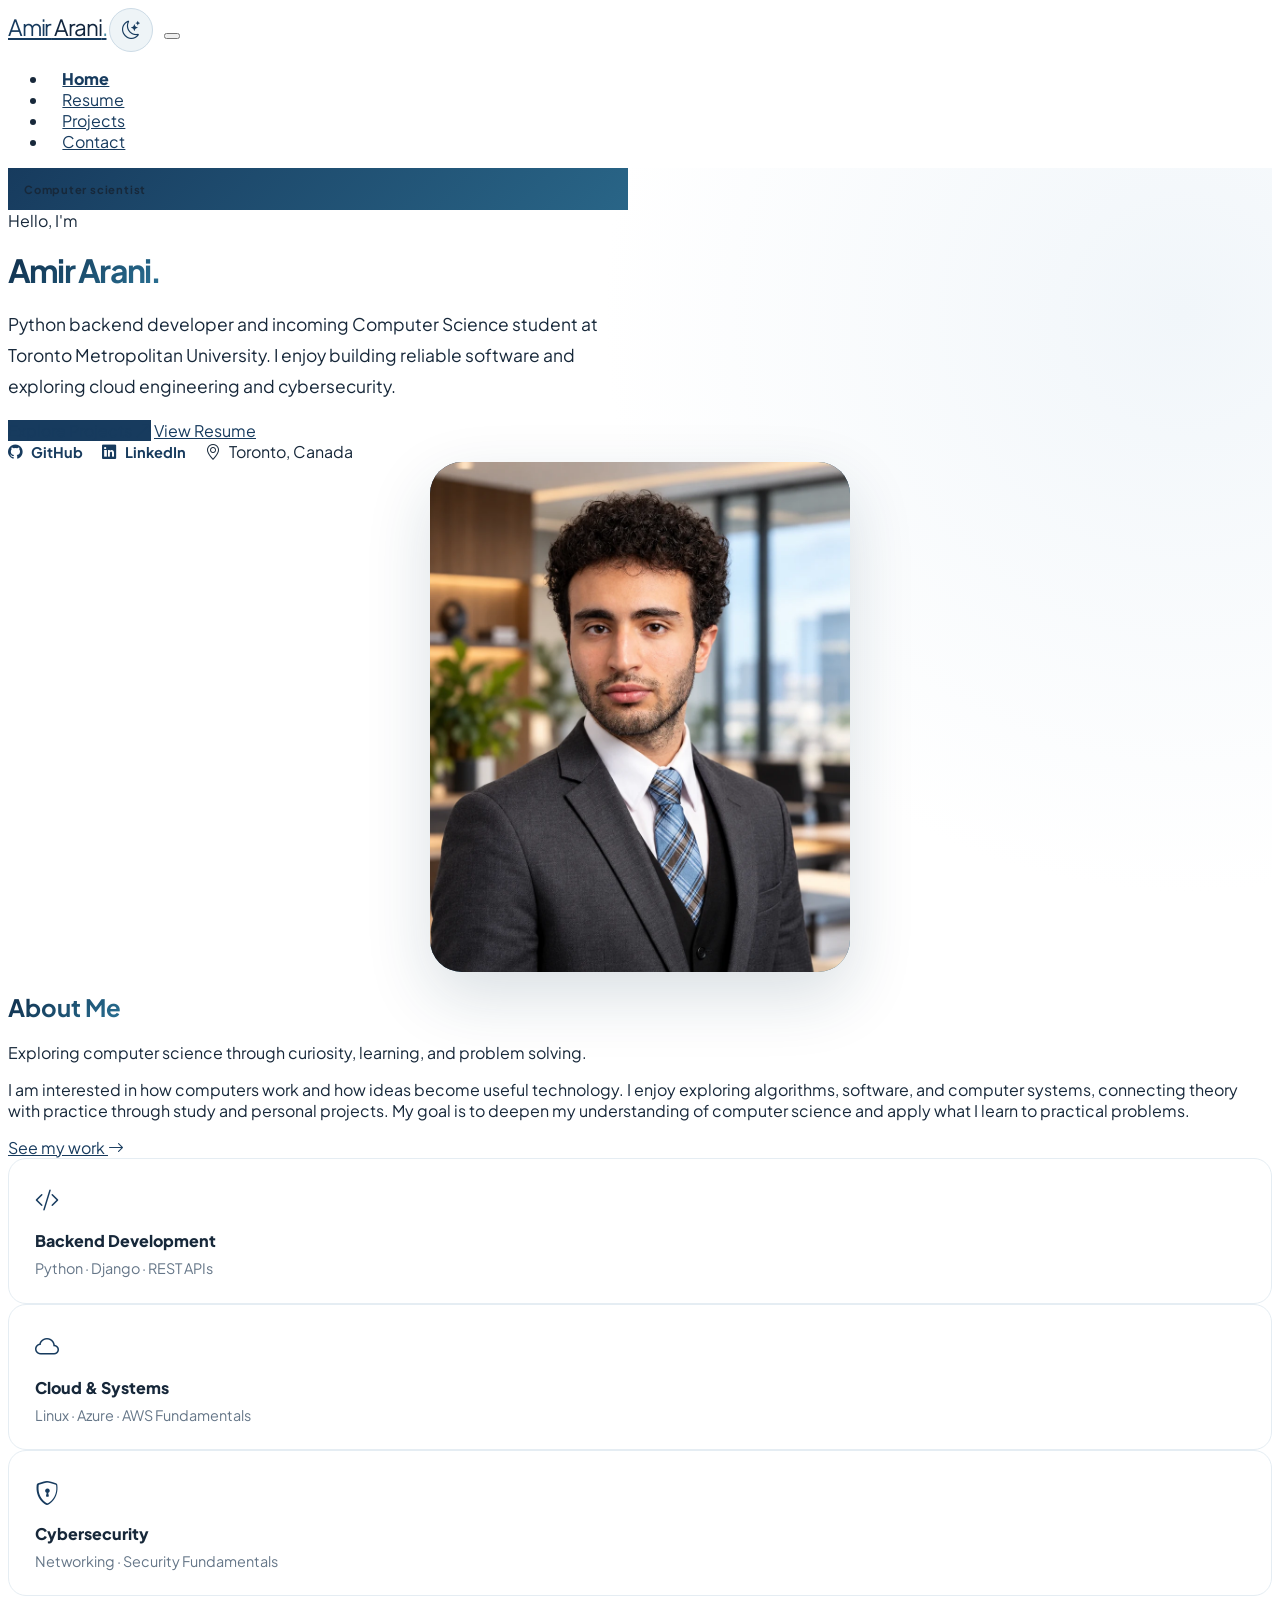
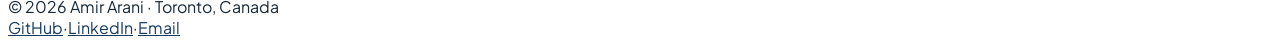
<file: index.html>
<!doctype html>
<html lang="en">
<head>
  <meta charset="utf-8">
  <meta name="viewport" content="width=device-width,initial-scale=1">
  <meta name="theme-color" content="#102a43">
  <script src="js/site.js?v=2"></script>
  <meta name="description" content="Amir Arani is a Toronto-based Python backend developer and incoming Computer Science student interested in cloud engineering and cybersecurity.">
  <meta name="author" content="Amir Arani">
  <meta property="og:type" content="website"><meta property="og:site_name" content="Amir Arani">
  <meta property="og:title" content="Amir Arani | Python Developer &amp; Computer Science"><meta property="og:description" content="Amir Arani is a Toronto-based Python backend developer and incoming Computer Science student interested in cloud engineering and cybersecurity.">
  <meta property="og:image" content="https://amirdev1883.github.io/assets/og-card.png"><meta property="og:url" content="https://amirdev1883.github.io/index.html">
  <meta name="twitter:card" content="summary_large_image">
  <link rel="canonical" href="https://amirdev1883.github.io/">
  <title>Amir Arani | Python Developer &amp; Computer Science</title>
  <link rel="icon" type="image/x-icon" href="assets/favicon.ico">
  <link rel="icon" type="image/png" sizes="32x32" href="assets/favicon.png">
  <link rel="apple-touch-icon" href="assets/apple-touch-icon.png">
  <link rel="preconnect" href="https://fonts.googleapis.com"><link rel="preconnect" href="https://fonts.gstatic.com" crossorigin>
  <link href="https://fonts.googleapis.com/css2?family=Plus+Jakarta+Sans:wght@400;500;600;700;800&display=swap" rel="stylesheet">
  <link href="https://cdn.jsdelivr.net/npm/bootstrap-icons@1.11.3/font/bootstrap-icons.min.css" rel="stylesheet">
  <!-- Start Bootstrap Personal's actual stylesheet, unmodified. -->
  <link rel="stylesheet" href="https://startbootstrap.github.io/startbootstrap-personal/css/styles.css">
  <!-- Minimal local overrides and offline-safe essentials. -->
  <link rel="stylesheet" href="css/brand.css?v=2">
  <script type="application/ld+json">{"@context": "https://schema.org", "@type": "Person", "name": "Amir Arani", "url": "https://amirdev1883.github.io/", "image": "https://amirdev1883.github.io/assets/amir-hero.jpg", "sameAs": ["https://github.com/amirdev1883", "https://www.linkedin.com/in/amiraranii/"], "knowsAbout": ["Python", "Django", "REST APIs", "Linux", "Cloud Computing", "Cybersecurity"], "alumniOf": {"@type": "CollegeOrUniversity", "name": "University of Kashan"}}</script>
</head>
<body class="d-flex flex-column h-100">
 <a class="skip-link" href="#main">Skip to content</a>
 <main id="main" class="flex-shrink-0">
  <!-- Adapted from Start Bootstrap - Personal (MIT) -->
  <nav class="navbar navbar-expand-lg navbar-light bg-white py-3" aria-label="Main navigation">
   <div class="container px-4 px-lg-5">
    <a class="navbar-brand" href="index.html"><span class="fw-bolder text-primary">Amir<span class="brand-last"> Arani</span><span class="brand-point">.</span></span></a>
    <button class="theme-toggle" type="button" data-theme-toggle aria-label="Dark mode" aria-pressed="false" title="Switch to dark mode" hidden>
     <i class="bi bi-moon-stars" aria-hidden="true"></i>
     <i class="bi bi-sun" aria-hidden="true"></i>
    </button>
    <button class="navbar-toggler" type="button" data-bs-toggle="collapse" data-bs-target="#navbarSupportedContent" aria-controls="navbarSupportedContent" aria-expanded="false" aria-label="Toggle navigation"><span class="navbar-toggler-icon"></span></button>
    <div class="collapse navbar-collapse flex-lg-grow-0" id="navbarSupportedContent"><ul class="navbar-nav ms-auto mb-2 mb-lg-0 small fw-bolder"><li class="nav-item"><a class="nav-link active" aria-current="page" href="index.html">Home</a></li><li class="nav-item"><a class="nav-link "  href="resume.html">Resume</a></li><li class="nav-item"><a class="nav-link "  href="projects.html">Projects</a></li><li class="nav-item"><a class="nav-link "  href="contact.html">Contact</a></li></ul></div>
   </div>
  </nav>
  
<header class="py-5 hero-wrap">
 <div class="container px-4 px-lg-5 pb-4"><div class="row gx-5 align-items-center">
  <div class="col-lg-6 col-xxl-6 order-2 order-lg-1">
   <div class="text-center text-lg-start hero-copy">
    <div class="badge bg-gradient-primary-to-secondary text-white mb-4"><div class="text-uppercase">Computer scientist</div></div>
    <div class="fs-4 fw-light text-muted mb-2">Hello, I'm</div>
    <h1 class="display-3 fw-bolder mb-3"><span class="text-gradient d-inline">Amir Arani.</span></h1>
    <p class="lead text-muted mb-4 hero-lead">Python backend developer and incoming Computer Science student at Toronto Metropolitan University. I enjoy building reliable software and exploring cloud engineering and cybersecurity.</p>
    <div class="d-flex flex-wrap gap-3 justify-content-center justify-content-lg-start mb-3">
     <a class="btn btn-primary btn-lg px-4 py-3 fw-bolder" href="projects.html">Explore Projects <i class="bi bi-arrow-up-right ms-1" aria-hidden="true"></i></a>
     <a class="btn btn-outline-dark btn-lg px-4 py-3 fw-bolder" href="resume.html">View Resume</a>
    </div>
    <div class="hero-socials mt-4"><a href="https://github.com/amirdev1883" target="_blank" rel="noopener noreferrer"><i class="bi bi-github" aria-hidden="true"></i> GitHub</a><a href="https://www.linkedin.com/in/amiraranii/" target="_blank" rel="noopener noreferrer"><i class="bi bi-linkedin" aria-hidden="true"></i> LinkedIn</a><span class="text-muted small"><i class="bi bi-geo-alt" aria-hidden="true"></i> Toronto, Canada</span></div>
   </div>
  </div>
  <div class="col-lg-6 col-xxl-6 order-1 order-lg-2 mb-5 mb-lg-0">
   <div class="d-flex justify-content-center justify-content-lg-end"><div class="profile bg-gradient-primary-to-secondary">
    <picture><source srcset="assets/amir-hero.webp" type="image/webp"><img class="profile-img" src="assets/amir-hero.jpg" alt="Professional portrait of Amir Arani" width="540" height="680" fetchpriority="high"></picture>
   </div></div>
  </div>
 </div></div>
</header>
<section class="bg-light py-5" aria-labelledby="about-heading"><div class="container px-4 px-lg-5"><div class="row gx-5 justify-content-center"><div class="col-lg-10 col-xl-8">
 <div class="text-center my-4"><h2 class="display-5 fw-bolder" id="about-heading"><span class="text-gradient d-inline">About Me</span></h2>
 <p class="lead fw-light mb-3">Exploring computer science through curiosity, learning, and problem solving.</p>
 <p class="text-muted mb-4">I am interested in how computers work and how ideas become useful technology. I enjoy exploring algorithms, software, and computer systems, connecting theory with practice through study and personal projects. My goal is to deepen my understanding of computer science and apply what I learn to practical problems.</p>
 <a href="projects.html" class="text-decoration-none fw-bolder">See my work <i class="bi bi-arrow-right" aria-hidden="true"></i></a>
 </div></div></div></div></section>
<section class="py-5"><div class="container px-4 px-lg-5"><div class="row g-4 align-items-stretch"><div class="col-md-4"><div class="quick-stat h-100"><i class="bi bi-code-slash" aria-hidden="true"></i><h3>Backend Development</h3><p>Python · Django · REST APIs</p></div></div><div class="col-md-4"><div class="quick-stat h-100"><i class="bi bi-cloud" aria-hidden="true"></i><h3>Cloud &amp; Systems</h3><p>Linux · Azure · AWS Fundamentals</p></div></div><div class="col-md-4"><div class="quick-stat h-100"><i class="bi bi-shield-lock" aria-hidden="true"></i><h3>Cybersecurity</h3><p>Networking · Security Fundamentals</p></div></div></div></div></section>

 </main>
 <footer class="bg-white py-4 mt-auto border-top"><div class="container px-4 px-lg-5"><div class="row align-items-center justify-content-between flex-column flex-sm-row gap-2">
 <div class="col-auto"><div class="small text-muted">© 2026 Amir Arani · Toronto, Canada</div></div>
 <div class="col-auto"><a class="small text-decoration-none" href="https://github.com/amirdev1883" target="_blank" rel="noopener noreferrer">GitHub</a><span class="mx-2 text-muted">·</span><a class="small text-decoration-none" href="https://www.linkedin.com/in/amiraranii/" target="_blank" rel="noopener noreferrer">LinkedIn</a><span class="mx-2 text-muted">·</span><a class="small text-decoration-none" href="contact.html">Email</a></div>
 </div></div></footer>
 <script src="https://cdn.jsdelivr.net/npm/bootstrap@5.2.3/dist/js/bootstrap.bundle.min.js" defer></script>
</body></html>
</file>
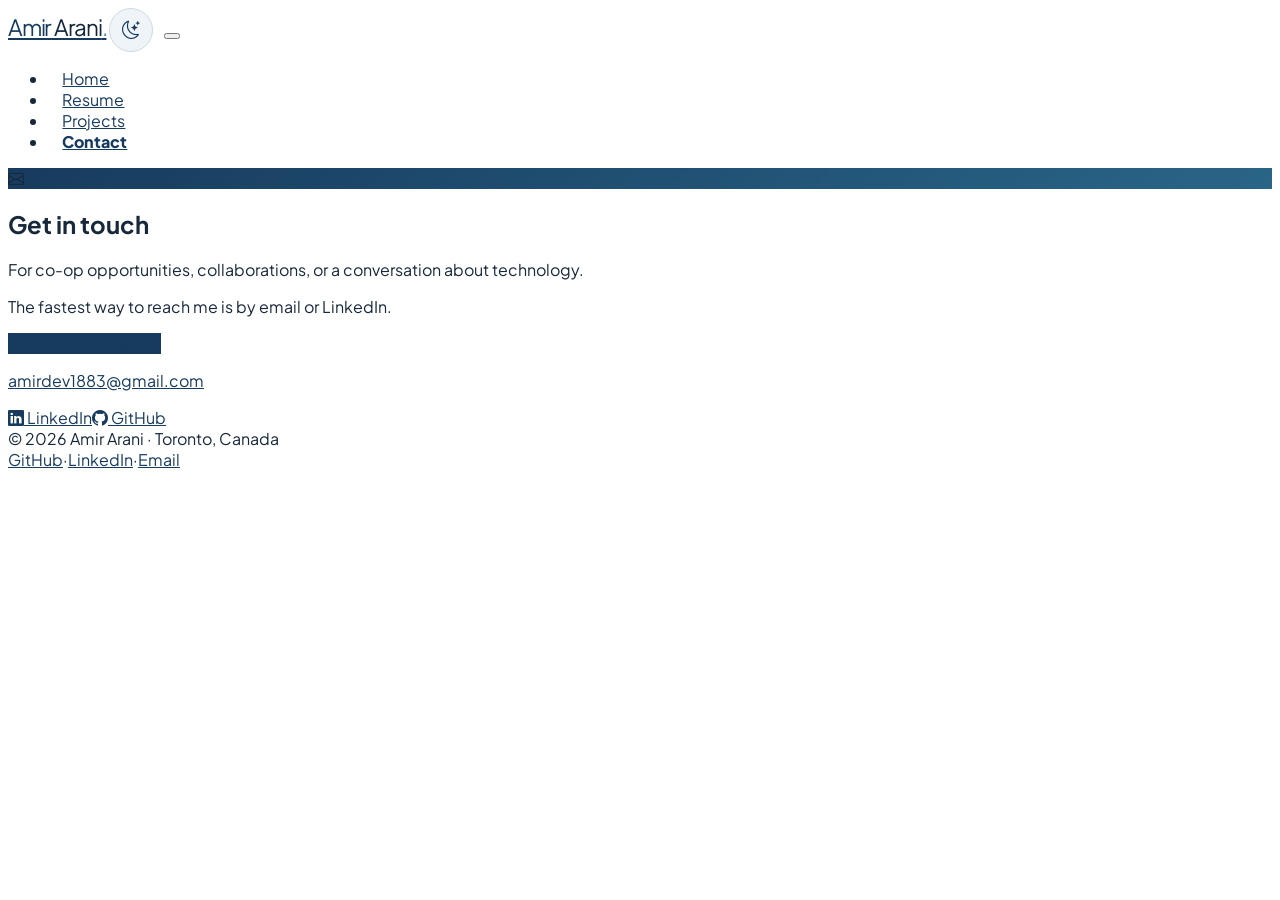
<file: contact.html>
<!doctype html>
<html lang="en">
<head>
  <meta charset="utf-8">
  <meta name="viewport" content="width=device-width,initial-scale=1">
  <meta name="theme-color" content="#102a43">
  <script src="js/site.js?v=2"></script>
  <meta name="description" content="Contact Amir Arani by email, LinkedIn or GitHub for collaboration and opportunities.">
  <meta name="author" content="Amir Arani">
  <meta property="og:type" content="website"><meta property="og:site_name" content="Amir Arani">
  <meta property="og:title" content="Contact | Amir Arani"><meta property="og:description" content="Contact Amir Arani by email, LinkedIn or GitHub for collaboration and opportunities.">
  <meta property="og:image" content="https://amirdev1883.github.io/assets/og-card.png"><meta property="og:url" content="https://amirdev1883.github.io/contact.html">
  <meta name="twitter:card" content="summary_large_image">
  <link rel="canonical" href="https://amirdev1883.github.io/contact.html">
  <title>Contact | Amir Arani</title>
  <link rel="icon" type="image/x-icon" href="assets/favicon.ico">
  <link rel="icon" type="image/png" sizes="32x32" href="assets/favicon.png">
  <link rel="apple-touch-icon" href="assets/apple-touch-icon.png">
  <link rel="preconnect" href="https://fonts.googleapis.com"><link rel="preconnect" href="https://fonts.gstatic.com" crossorigin>
  <link href="https://fonts.googleapis.com/css2?family=Plus+Jakarta+Sans:wght@400;500;600;700;800&display=swap" rel="stylesheet">
  <link href="https://cdn.jsdelivr.net/npm/bootstrap-icons@1.11.3/font/bootstrap-icons.min.css" rel="stylesheet">
  <!-- Start Bootstrap Personal's actual stylesheet, unmodified. -->
  <link rel="stylesheet" href="https://startbootstrap.github.io/startbootstrap-personal/css/styles.css">
  <!-- Minimal local overrides and offline-safe essentials. -->
  <link rel="stylesheet" href="css/brand.css?v=2">
  <script type="application/ld+json">{"@context": "https://schema.org", "@type": "Person", "name": "Amir Arani", "url": "https://amirdev1883.github.io/", "image": "https://amirdev1883.github.io/assets/amir-hero.jpg", "sameAs": ["https://github.com/amirdev1883", "https://www.linkedin.com/in/amiraranii/"], "knowsAbout": ["Python", "Django", "REST APIs", "Linux", "Cloud Computing", "Cybersecurity"], "alumniOf": {"@type": "CollegeOrUniversity", "name": "University of Kashan"}}</script>
</head>
<body class="d-flex flex-column h-100">
 <a class="skip-link" href="#main">Skip to content</a>
 <main id="main" class="flex-shrink-0">
  <!-- Adapted from Start Bootstrap - Personal (MIT) -->
  <nav class="navbar navbar-expand-lg navbar-light bg-white py-3" aria-label="Main navigation">
   <div class="container px-4 px-lg-5">
    <a class="navbar-brand" href="index.html"><span class="fw-bolder text-primary">Amir<span class="brand-last"> Arani</span><span class="brand-point">.</span></span></a>
    <button class="theme-toggle" type="button" data-theme-toggle aria-label="Dark mode" aria-pressed="false" title="Switch to dark mode" hidden>
     <i class="bi bi-moon-stars" aria-hidden="true"></i>
     <i class="bi bi-sun" aria-hidden="true"></i>
    </button>
    <button class="navbar-toggler" type="button" data-bs-toggle="collapse" data-bs-target="#navbarSupportedContent" aria-controls="navbarSupportedContent" aria-expanded="false" aria-label="Toggle navigation"><span class="navbar-toggler-icon"></span></button>
    <div class="collapse navbar-collapse flex-lg-grow-0" id="navbarSupportedContent"><ul class="navbar-nav ms-auto mb-2 mb-lg-0 small fw-bolder"><li class="nav-item"><a class="nav-link "  href="index.html">Home</a></li><li class="nav-item"><a class="nav-link "  href="resume.html">Resume</a></li><li class="nav-item"><a class="nav-link "  href="projects.html">Projects</a></li><li class="nav-item"><a class="nav-link active" aria-current="page" href="contact.html">Contact</a></li></ul></div>
   </div>
  </nav>
  <section class="py-5"><div class="container px-4 px-lg-5"><div class="bg-light rounded-4 py-5 px-4 px-md-5"><div class="text-center mb-5"><div class="feature bg-primary bg-gradient-primary-to-secondary text-white rounded-3 mb-3"><i class="bi bi-envelope" aria-hidden="true"></i></div><h1 class="fw-bolder">Get in touch</h1><p class="lead fw-normal text-muted mb-0">For co-op opportunities, collaborations, or a conversation about technology.</p></div>
 <div class="row gx-5 justify-content-center"><div class="col-lg-8 col-xl-7"><div class="card border-0 shadow-sm rounded-4"><div class="card-body p-4 p-md-5 text-center">
 <p class="text-muted">The fastest way to reach me is by email or LinkedIn.</p><a href="mailto:amirdev1883@gmail.com?subject=Hello%20Amir" class="btn btn-primary btn-lg px-4 py-3 mb-3"><i class="bi bi-envelope me-2" aria-hidden="true"></i> Send me an email</a>
 <p class="fw-semibold mb-4"><a href="mailto:amirdev1883@gmail.com" class="contact-address">amirdev1883@gmail.com</a></p>
 <div class="d-flex gap-3 flex-wrap justify-content-center"><a href="https://www.linkedin.com/in/amiraranii/" rel="noopener noreferrer" target="_blank" class="btn btn-outline-dark"><i class="bi bi-linkedin me-2" aria-hidden="true"></i> LinkedIn</a><a href="https://github.com/amirdev1883" rel="noopener noreferrer" target="_blank" class="btn btn-outline-dark"><i class="bi bi-github me-2" aria-hidden="true"></i> GitHub</a></div>
 </div></div></div></div></div></div></section>
 </main>
 <footer class="bg-white py-4 mt-auto border-top"><div class="container px-4 px-lg-5"><div class="row align-items-center justify-content-between flex-column flex-sm-row gap-2">
 <div class="col-auto"><div class="small text-muted">© 2026 Amir Arani · Toronto, Canada</div></div>
 <div class="col-auto"><a class="small text-decoration-none" href="https://github.com/amirdev1883" target="_blank" rel="noopener noreferrer">GitHub</a><span class="mx-2 text-muted">·</span><a class="small text-decoration-none" href="https://www.linkedin.com/in/amiraranii/" target="_blank" rel="noopener noreferrer">LinkedIn</a><span class="mx-2 text-muted">·</span><a class="small text-decoration-none" href="contact.html">Email</a></div>
 </div></div></footer>
 <script src="https://cdn.jsdelivr.net/npm/bootstrap@5.2.3/dist/js/bootstrap.bundle.min.js" defer></script>
</body></html>
</file>
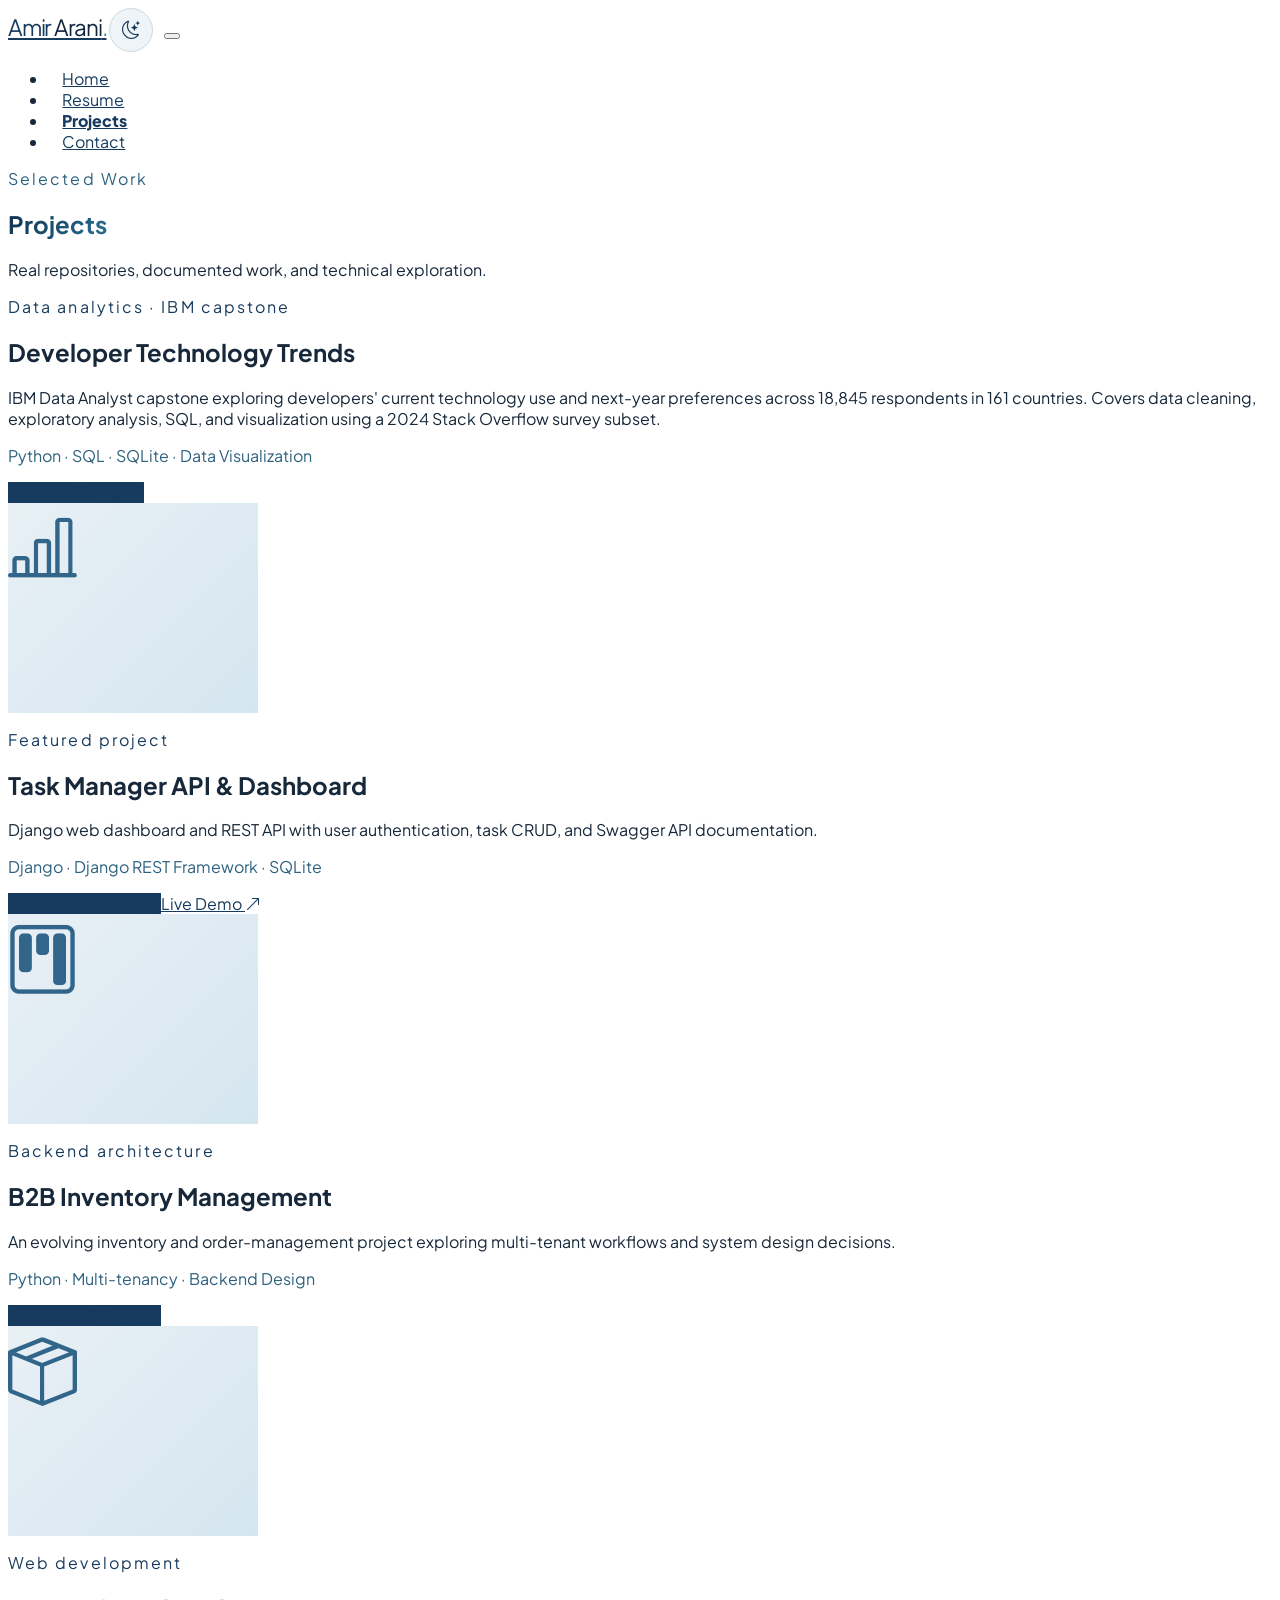
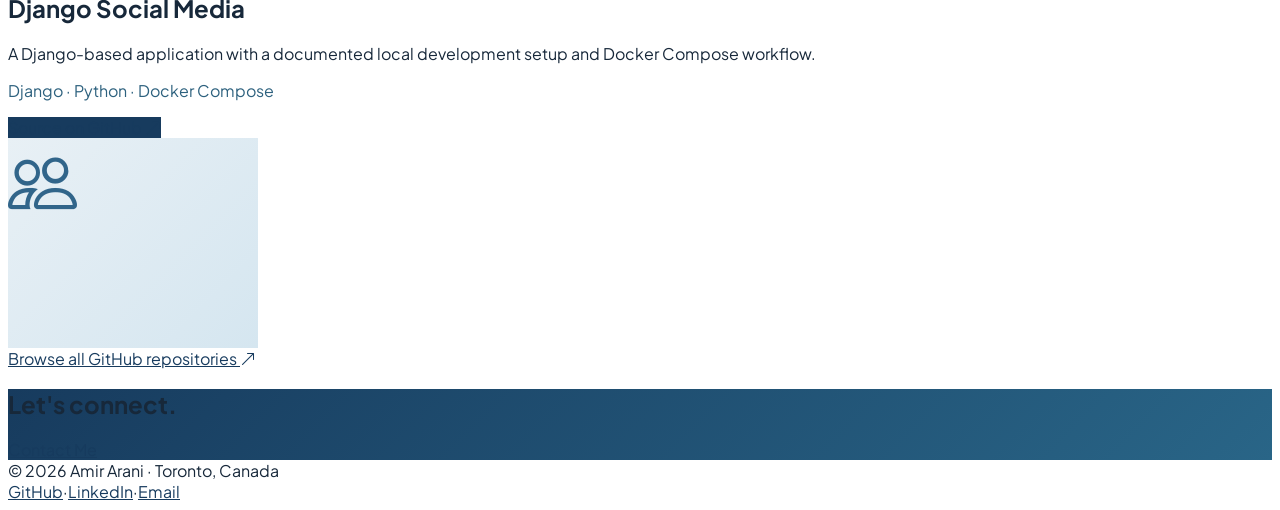
<file: projects.html>
<!doctype html>
<html lang="en">
<head>
  <meta charset="utf-8">
  <meta name="viewport" content="width=device-width,initial-scale=1">
  <meta name="theme-color" content="#102a43">
  <script src="js/site.js?v=2"></script>
  <meta name="description" content="Explore Amir Arani&#x27;s data analytics and software projects, including the IBM Data Analyst Capstone, Django APIs and B2B inventory management.">
  <meta name="author" content="Amir Arani">
  <meta property="og:type" content="website"><meta property="og:site_name" content="Amir Arani">
  <meta property="og:title" content="Projects | Amir Arani"><meta property="og:description" content="Explore Amir Arani&#x27;s data analytics and software projects, including the IBM Data Analyst Capstone, Django APIs and B2B inventory management.">
  <meta property="og:image" content="https://amirdev1883.github.io/assets/og-card.png"><meta property="og:url" content="https://amirdev1883.github.io/projects.html">
  <meta name="twitter:card" content="summary_large_image">
  <link rel="canonical" href="https://amirdev1883.github.io/projects.html">
  <title>Projects | Amir Arani</title>
  <link rel="icon" type="image/x-icon" href="assets/favicon.ico">
  <link rel="icon" type="image/png" sizes="32x32" href="assets/favicon.png">
  <link rel="apple-touch-icon" href="assets/apple-touch-icon.png">
  <link rel="preconnect" href="https://fonts.googleapis.com"><link rel="preconnect" href="https://fonts.gstatic.com" crossorigin>
  <link href="https://fonts.googleapis.com/css2?family=Plus+Jakarta+Sans:wght@400;500;600;700;800&display=swap" rel="stylesheet">
  <link href="https://cdn.jsdelivr.net/npm/bootstrap-icons@1.11.3/font/bootstrap-icons.min.css" rel="stylesheet">
  <!-- Start Bootstrap Personal's actual stylesheet, unmodified. -->
  <link rel="stylesheet" href="https://startbootstrap.github.io/startbootstrap-personal/css/styles.css">
  <!-- Minimal local overrides and offline-safe essentials. -->
  <link rel="stylesheet" href="css/brand.css?v=2">
  <script type="application/ld+json">{"@context": "https://schema.org", "@type": "Person", "name": "Amir Arani", "url": "https://amirdev1883.github.io/", "image": "https://amirdev1883.github.io/assets/amir-hero.jpg", "sameAs": ["https://github.com/amirdev1883", "https://www.linkedin.com/in/amiraranii/"], "knowsAbout": ["Python", "Django", "REST APIs", "Linux", "Cloud Computing", "Cybersecurity"], "alumniOf": {"@type": "CollegeOrUniversity", "name": "University of Kashan"}}</script>
</head>
<body class="d-flex flex-column h-100 bg-light">
 <a class="skip-link" href="#main">Skip to content</a>
 <main id="main" class="flex-shrink-0">
  <!-- Adapted from Start Bootstrap - Personal (MIT) -->
  <nav class="navbar navbar-expand-lg navbar-light bg-white py-3" aria-label="Main navigation">
   <div class="container px-4 px-lg-5">
    <a class="navbar-brand" href="index.html"><span class="fw-bolder text-primary">Amir<span class="brand-last"> Arani</span><span class="brand-point">.</span></span></a>
    <button class="theme-toggle" type="button" data-theme-toggle aria-label="Dark mode" aria-pressed="false" title="Switch to dark mode" hidden>
     <i class="bi bi-moon-stars" aria-hidden="true"></i>
     <i class="bi bi-sun" aria-hidden="true"></i>
    </button>
    <button class="navbar-toggler" type="button" data-bs-toggle="collapse" data-bs-target="#navbarSupportedContent" aria-controls="navbarSupportedContent" aria-expanded="false" aria-label="Toggle navigation"><span class="navbar-toggler-icon"></span></button>
    <div class="collapse navbar-collapse flex-lg-grow-0" id="navbarSupportedContent"><ul class="navbar-nav ms-auto mb-2 mb-lg-0 small fw-bolder"><li class="nav-item"><a class="nav-link "  href="index.html">Home</a></li><li class="nav-item"><a class="nav-link "  href="resume.html">Resume</a></li><li class="nav-item"><a class="nav-link active" aria-current="page" href="projects.html">Projects</a></li><li class="nav-item"><a class="nav-link "  href="contact.html">Contact</a></li></ul></div>
   </div>
  </nav>
  <section class="py-5 bg-light"><div class="container px-4 px-lg-5 mb-5"><div class="text-center mb-5"><p class="text-uppercase text-secondary fw-bold letterspace small">Selected Work</p><h1 class="display-5 fw-bolder"><span class="text-gradient d-inline">Projects</span></h1><p class="text-muted mt-3">Real repositories, documented work, and technical exploration.</p></div>
<div class="row gx-5 justify-content-center"><div class="col-lg-11 col-xl-10">
<article id="ibm-data-analyst-capstone" aria-labelledby="capstone-title" class="card overflow-hidden shadow-sm rounded-4 border-0 mb-4 project-card">
 <div class="card-body p-0"><div class="d-flex flex-column flex-lg-row align-items-stretch">
  <div class="p-4 p-md-5 flex-grow-1">
   <p class="text-uppercase text-primary fw-bolder small letterspace mb-2">Data analytics · IBM capstone</p>
   <h2 id="capstone-title" class="h3 fw-bolder mb-3">Developer Technology Trends</h2>
   <p class="text-muted">IBM Data Analyst capstone exploring developers' current technology use and next-year preferences across 18,845 respondents in 161 countries. Covers data cleaning, exploratory analysis, SQL, and visualization using a 2024 Stack Overflow survey subset.</p>
   <p class="small text-secondary fw-semibold mb-4">Python · SQL · SQLite · Data Visualization</p>
   <div class="d-flex gap-2 flex-wrap"><a href="https://github.com/amirdev1883/ibm-data-analyst-capstone" target="_blank" rel="noopener noreferrer" class="btn btn-primary btn-sm">View on GitHub <i class="bi bi-arrow-up-right" aria-hidden="true"></i></a></div>
  </div>
  <div class="project-art d-flex align-items-center justify-content-center"><i class="bi bi-bar-chart-line" aria-hidden="true"></i></div>
 </div></div>
</article>
<article class="card overflow-hidden shadow-sm rounded-4 border-0 mb-4 project-card"><div class="card-body p-0"><div class="d-flex flex-column flex-lg-row align-items-stretch">
 <div class="p-4 p-md-5 flex-grow-1"><p class="text-uppercase text-primary fw-bolder small letterspace mb-2">Featured project</p><h2 class="h3 fw-bolder mb-3">Task Manager API & Dashboard</h2><p class="text-muted">Django web dashboard and REST API with user authentication, task CRUD, and Swagger API documentation.</p><p class="small text-secondary fw-semibold mb-4">Django · Django REST Framework · SQLite</p><div class="d-flex gap-2 flex-wrap"><a href="https://github.com/amirdev1883/Django-Internship-Assignment-" target="_blank" rel="noopener noreferrer" class="btn btn-primary btn-sm">Source on GitHub <i class="bi bi-arrow-up-right" aria-hidden="true"></i></a><a class="btn btn-outline-primary btn-sm" href="https://django-internship-assignment-388g.onrender.com/" rel="noopener noreferrer" target="_blank">Live Demo <i class="bi bi-arrow-up-right" aria-hidden="true"></i></a></div></div>
 <div class="project-art d-flex align-items-center justify-content-center"><i class="bi bi-kanban" aria-hidden="true"></i></div>
 </div></div></article><article class="card overflow-hidden shadow-sm rounded-4 border-0 mb-4 project-card"><div class="card-body p-0"><div class="d-flex flex-column flex-lg-row align-items-stretch">
 <div class="p-4 p-md-5 flex-grow-1"><p class="text-uppercase text-primary fw-bolder small letterspace mb-2">Backend architecture</p><h2 class="h3 fw-bolder mb-3">B2B Inventory Management</h2><p class="text-muted">An evolving inventory and order-management project exploring multi-tenant workflows and system design decisions.</p><p class="small text-secondary fw-semibold mb-4">Python · Multi-tenancy · Backend Design</p><div class="d-flex gap-2 flex-wrap"><a href="https://github.com/amirdev1883/b2b-inventory-management" target="_blank" rel="noopener noreferrer" class="btn btn-primary btn-sm">Source on GitHub <i class="bi bi-arrow-up-right" aria-hidden="true"></i></a></div></div>
 <div class="project-art d-flex align-items-center justify-content-center"><i class="bi bi-box-seam" aria-hidden="true"></i></div>
 </div></div></article><article class="card overflow-hidden shadow-sm rounded-4 border-0 mb-4 project-card"><div class="card-body p-0"><div class="d-flex flex-column flex-lg-row align-items-stretch">
 <div class="p-4 p-md-5 flex-grow-1"><p class="text-uppercase text-primary fw-bolder small letterspace mb-2">Web development</p><h2 class="h3 fw-bolder mb-3">Django Social Media</h2><p class="text-muted">A Django-based application with a documented local development setup and Docker Compose workflow.</p><p class="small text-secondary fw-semibold mb-4">Django · Python · Docker Compose</p><div class="d-flex gap-2 flex-wrap"><a href="https://github.com/amirdev1883/djangosocialmedia" target="_blank" rel="noopener noreferrer" class="btn btn-primary btn-sm">Source on GitHub <i class="bi bi-arrow-up-right" aria-hidden="true"></i></a></div></div>
 <div class="project-art d-flex align-items-center justify-content-center"><i class="bi bi-people" aria-hidden="true"></i></div>
 </div></div></article><div class="text-center mt-5"><a class="btn btn-outline-dark btn-lg" href="https://github.com/amirdev1883?tab=repositories" rel="noopener noreferrer" target="_blank">Browse all GitHub repositories <i class="bi bi-arrow-up-right" aria-hidden="true"></i></a></div></div></div></div></section>
<section class="py-5 bg-gradient-primary-to-secondary text-white"><div class="container px-4 px-lg-5 text-center my-4"><h2 class="display-6 fw-bolder mb-4">Let's connect.</h2><a class="btn btn-outline-light btn-lg px-5 py-3 fw-bolder" href="contact.html">Contact Me</a></div></section>
 </main>
 <footer class="bg-white py-4 mt-auto border-top"><div class="container px-4 px-lg-5"><div class="row align-items-center justify-content-between flex-column flex-sm-row gap-2">
 <div class="col-auto"><div class="small text-muted">© 2026 Amir Arani · Toronto, Canada</div></div>
 <div class="col-auto"><a class="small text-decoration-none" href="https://github.com/amirdev1883" target="_blank" rel="noopener noreferrer">GitHub</a><span class="mx-2 text-muted">·</span><a class="small text-decoration-none" href="https://www.linkedin.com/in/amiraranii/" target="_blank" rel="noopener noreferrer">LinkedIn</a><span class="mx-2 text-muted">·</span><a class="small text-decoration-none" href="contact.html">Email</a></div>
 </div></div></footer>
 <script src="https://cdn.jsdelivr.net/npm/bootstrap@5.2.3/dist/js/bootstrap.bundle.min.js" defer></script>
</body></html>
</file>
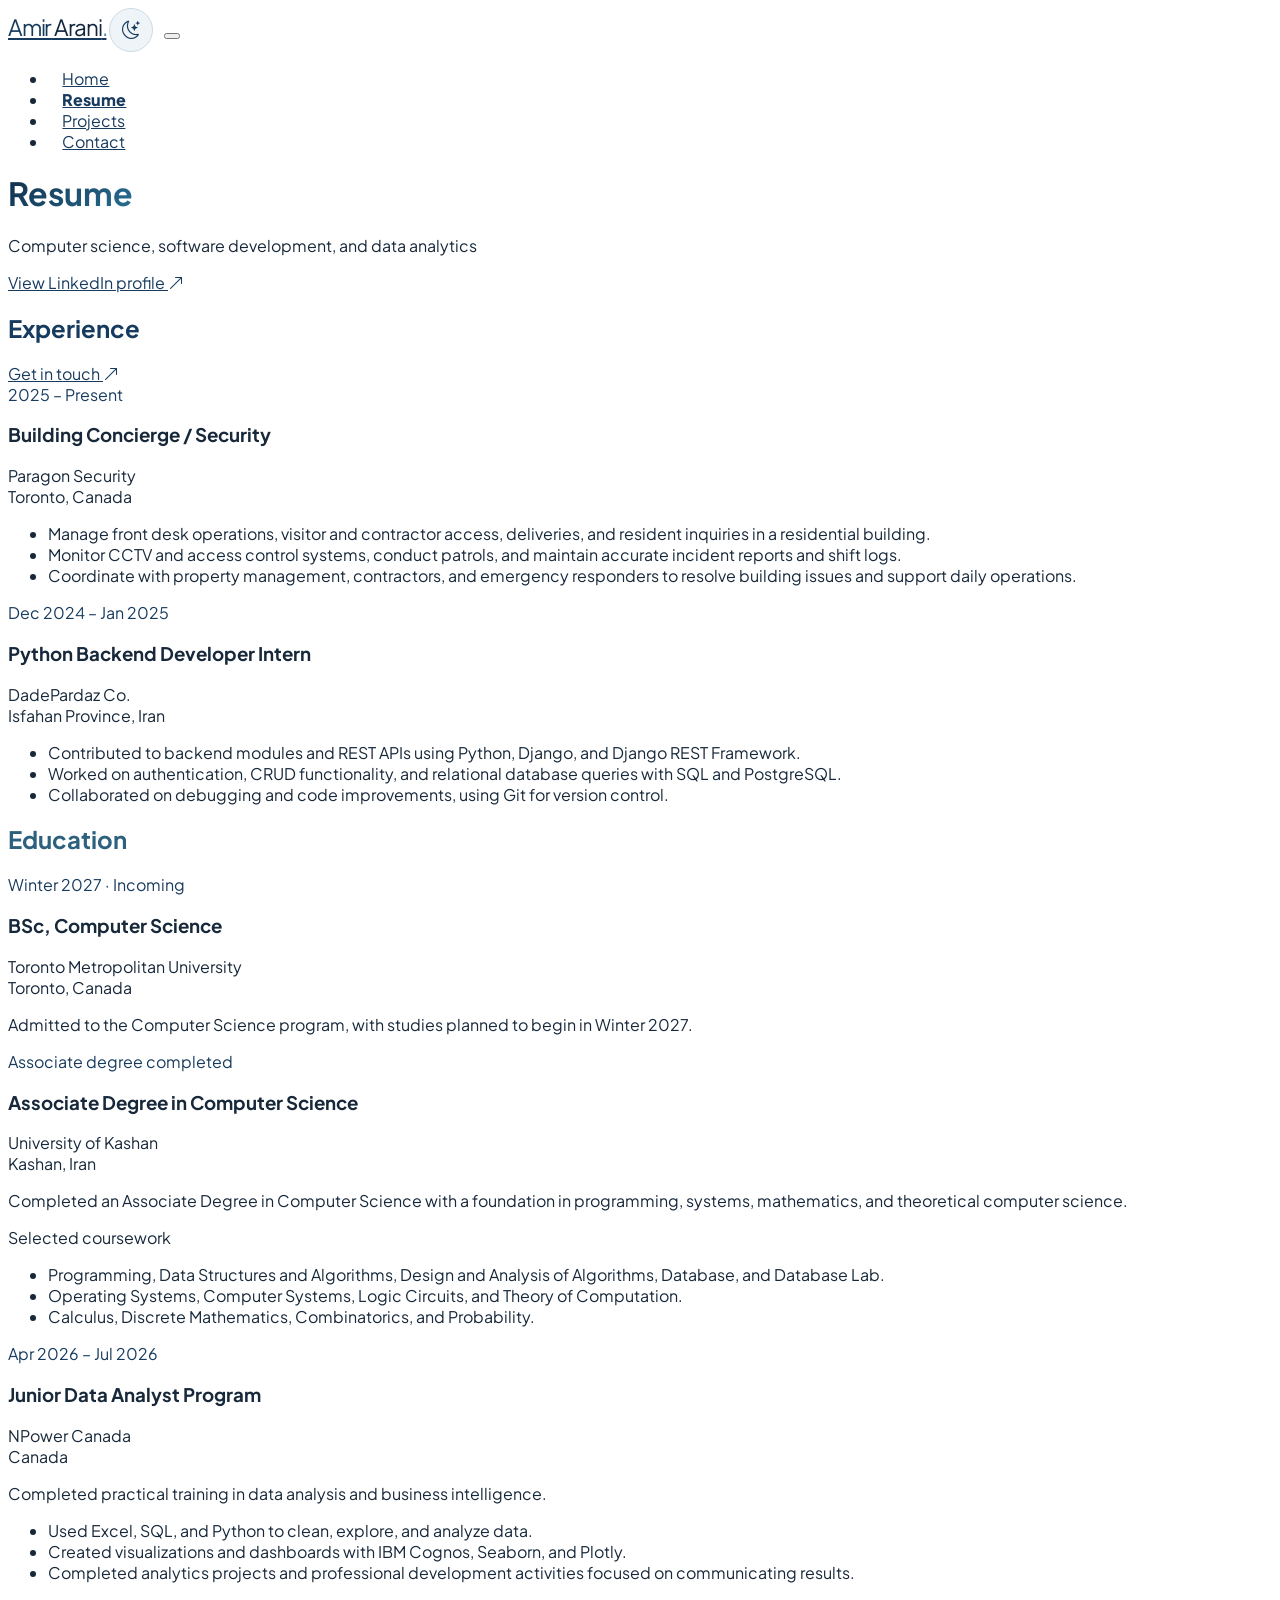
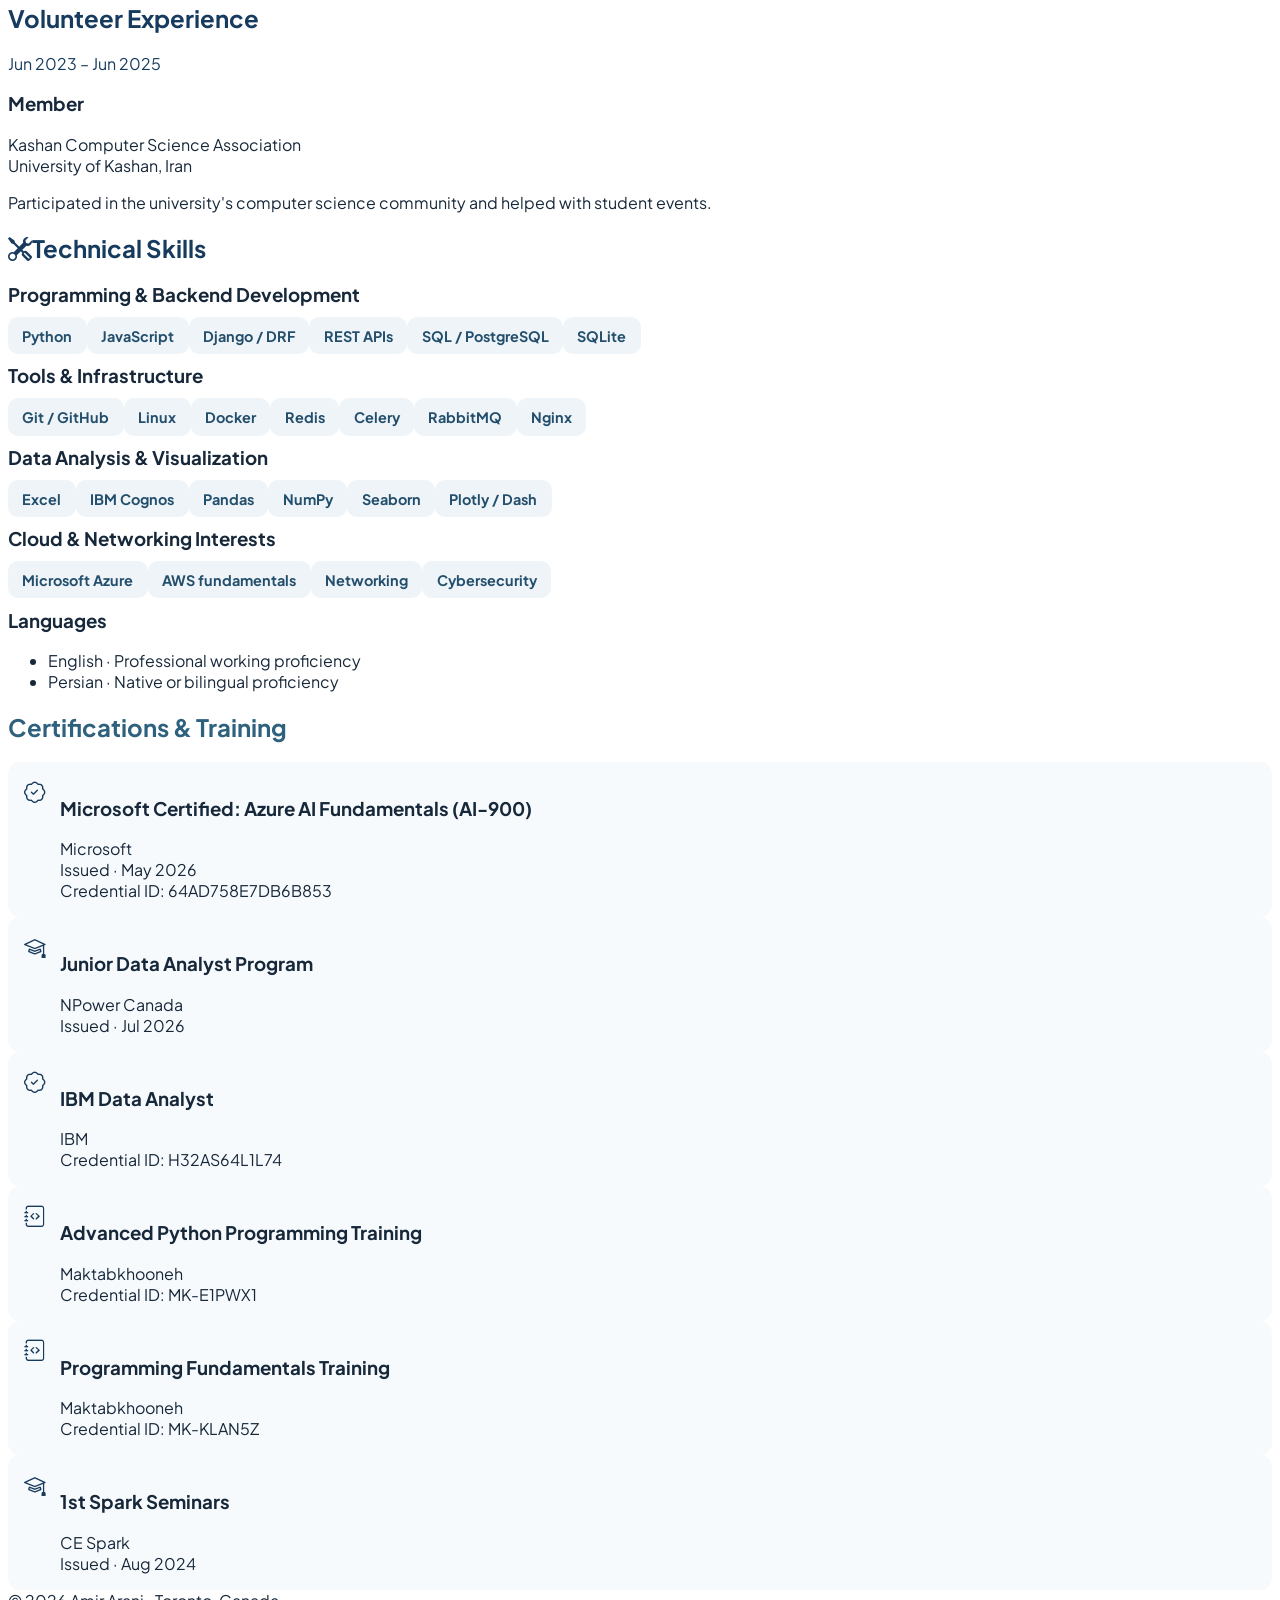
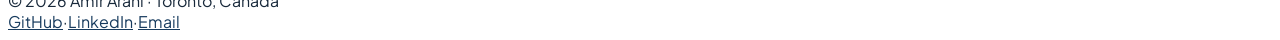
<file: resume.html>
<!doctype html>
<html lang="en">
<head>
  <meta charset="utf-8">
  <meta name="viewport" content="width=device-width,initial-scale=1">
  <meta name="theme-color" content="#102a43">
  <script src="js/site.js?v=2"></script>
  <meta name="description" content="Professional experience, academic background, technical skills and certifications for Amir Arani.">
  <meta name="author" content="Amir Arani">
  <meta property="og:type" content="website"><meta property="og:site_name" content="Amir Arani">
  <meta property="og:title" content="Resume | Amir Arani"><meta property="og:description" content="Professional experience, academic background, technical skills and certifications for Amir Arani.">
  <meta property="og:image" content="https://amirdev1883.github.io/assets/og-card.png"><meta property="og:url" content="https://amirdev1883.github.io/resume.html">
  <meta name="twitter:card" content="summary_large_image">
  <link rel="canonical" href="https://amirdev1883.github.io/resume.html">
  <title>Resume | Amir Arani</title>
  <link rel="icon" type="image/x-icon" href="assets/favicon.ico">
  <link rel="icon" type="image/png" sizes="32x32" href="assets/favicon.png">
  <link rel="apple-touch-icon" href="assets/apple-touch-icon.png">
  <link rel="preconnect" href="https://fonts.googleapis.com"><link rel="preconnect" href="https://fonts.gstatic.com" crossorigin>
  <link href="https://fonts.googleapis.com/css2?family=Plus+Jakarta+Sans:wght@400;500;600;700;800&display=swap" rel="stylesheet">
  <link href="https://cdn.jsdelivr.net/npm/bootstrap-icons@1.11.3/font/bootstrap-icons.min.css" rel="stylesheet">
  <!-- Start Bootstrap Personal's actual stylesheet, unmodified. -->
  <link rel="stylesheet" href="https://startbootstrap.github.io/startbootstrap-personal/css/styles.css">
  <!-- Minimal local overrides and offline-safe essentials. -->
  <link rel="stylesheet" href="css/brand.css?v=2">
  <script type="application/ld+json">{"@context": "https://schema.org", "@type": "Person", "name": "Amir Arani", "url": "https://amirdev1883.github.io/", "image": "https://amirdev1883.github.io/assets/amir-hero.jpg", "sameAs": ["https://github.com/amirdev1883", "https://www.linkedin.com/in/amiraranii/"], "knowsAbout": ["Python", "Django", "REST APIs", "Linux", "Cloud Computing", "Cybersecurity"], "alumniOf": {"@type": "CollegeOrUniversity", "name": "University of Kashan"}}</script>
</head>
<body class="d-flex flex-column h-100 bg-light">
 <a class="skip-link" href="#main">Skip to content</a>
 <main id="main" class="flex-shrink-0">
  <!-- Adapted from Start Bootstrap - Personal (MIT) -->
  <nav class="navbar navbar-expand-lg navbar-light bg-white py-3" aria-label="Main navigation">
   <div class="container px-4 px-lg-5">
    <a class="navbar-brand" href="index.html"><span class="fw-bolder text-primary">Amir<span class="brand-last"> Arani</span><span class="brand-point">.</span></span></a>
    <button class="theme-toggle" type="button" data-theme-toggle aria-label="Dark mode" aria-pressed="false" title="Switch to dark mode" hidden>
     <i class="bi bi-moon-stars" aria-hidden="true"></i>
     <i class="bi bi-sun" aria-hidden="true"></i>
    </button>
    <button class="navbar-toggler" type="button" data-bs-toggle="collapse" data-bs-target="#navbarSupportedContent" aria-controls="navbarSupportedContent" aria-expanded="false" aria-label="Toggle navigation"><span class="navbar-toggler-icon"></span></button>
    <div class="collapse navbar-collapse flex-lg-grow-0" id="navbarSupportedContent"><ul class="navbar-nav ms-auto mb-2 mb-lg-0 small fw-bolder"><li class="nav-item"><a class="nav-link "  href="index.html">Home</a></li><li class="nav-item"><a class="nav-link active" aria-current="page" href="resume.html">Resume</a></li><li class="nav-item"><a class="nav-link "  href="projects.html">Projects</a></li><li class="nav-item"><a class="nav-link "  href="contact.html">Contact</a></li></ul></div>
   </div>
  </nav>

  <div class="container px-4 px-lg-5 my-5">
   <header class="text-center mb-5">
    <h1 class="display-5 fw-bolder"><span class="text-gradient d-inline">Resume</span></h1>
    <p class="text-muted mt-3">Computer science, software development, and data analytics</p>
    <a class="text-decoration-none fw-semibold" href="https://www.linkedin.com/in/amiraranii/" target="_blank" rel="noopener noreferrer">View LinkedIn profile <i class="bi bi-arrow-up-right" aria-hidden="true"></i></a>
   </header>
   <div class="row gx-5 justify-content-center">
    <div class="col-lg-11 col-xl-10">
<section aria-labelledby="experience-title" class="mb-5">
 <div class="d-flex flex-wrap gap-3 align-items-center justify-content-between mb-4">
  <h2 class="text-primary fw-bolder mb-0" id="experience-title">Experience</h2>
  <a class="text-decoration-none fw-semibold" href="contact.html">Get in touch <i class="bi bi-arrow-up-right" aria-hidden="true"></i></a>
 </div>
  <article class="card shadow-sm border-0 rounded-4 mb-4">
   <div class="card-body p-4 p-md-5">
    <div class="row align-items-start gx-4">
     <div class="col-lg-4 mb-3 mb-lg-0">
      <div class="bg-light p-4 rounded-4">
       <div class="text-primary fw-bolder mb-2"><time datetime="2025">2025</time> – Present</div>
       <h3 class="small fw-bolder mb-1">Building Concierge / Security</h3>
       <div class="small text-muted">Paragon Security</div>
       <div class="small text-muted">Toronto, Canada</div>
      </div>
     </div>
     <div class="col-lg-8 align-self-center text-muted">
      <ul class="mb-0 ps-3">
       <li class="mb-2">Manage front desk operations, visitor and contractor access, deliveries, and resident inquiries in a residential building.</li>
       <li class="mb-2">Monitor CCTV and access control systems, conduct patrols, and maintain accurate incident reports and shift logs.</li>
       <li>Coordinate with property management, contractors, and emergency responders to resolve building issues and support daily operations.</li>
      </ul>
     </div>
    </div>
   </div>
  </article>
  <article class="card shadow-sm border-0 rounded-4 mb-4">
   <div class="card-body p-4 p-md-5">
    <div class="row align-items-start gx-4">
     <div class="col-lg-4 mb-3 mb-lg-0">
      <div class="bg-light p-4 rounded-4">
       <div class="text-primary fw-bolder mb-2"><time datetime="2024-12">Dec 2024</time> – <time datetime="2025-01">Jan 2025</time></div>
       <h3 class="small fw-bolder mb-1">Python Backend Developer Intern</h3>
       <div class="small text-muted">DadePardaz Co.</div>
       <div class="small text-muted">Isfahan Province, Iran</div>
      </div>
     </div>
     <div class="col-lg-8 align-self-center text-muted">
      <ul class="mb-0 ps-3">
       <li class="mb-2">Contributed to backend modules and REST APIs using Python, Django, and Django REST Framework.</li>
       <li class="mb-2">Worked on authentication, CRUD functionality, and relational database queries with SQL and PostgreSQL.</li>
       <li>Collaborated on debugging and code improvements, using Git for version control.</li>
      </ul>
     </div>
    </div>
   </div>
  </article>
</section>
<section aria-labelledby="education-title" class="mb-5">
 <h2 class="text-secondary fw-bolder mb-4" id="education-title">Education</h2>
  <article class="card shadow-sm border-0 rounded-4 mb-4">
   <div class="card-body p-4 p-md-5">
    <div class="row align-items-start gx-4">
     <div class="col-lg-4 mb-3 mb-lg-0">
      <div class="bg-light p-4 rounded-4">
       <div class="text-primary fw-bolder mb-2"><time datetime="2027">Winter 2027</time> · Incoming</div>
       <h3 class="small fw-bolder mb-1">BSc, Computer Science</h3>
       <div class="small text-muted">Toronto Metropolitan University</div>
       <div class="small text-muted">Toronto, Canada</div>
      </div>
     </div>
     <div class="col-lg-8 align-self-center text-muted">
      <p class="mb-0">Admitted to the Computer Science program, with studies planned to begin in Winter 2027.</p>
     </div>
    </div>
   </div>
  </article>
 <!-- The Associate degree is completed; its exact completion date has not been confirmed. -->
  <article class="card shadow-sm border-0 rounded-4 mb-4">
   <div class="card-body p-4 p-md-5">
    <div class="row align-items-start gx-4">
     <div class="col-lg-4 mb-3 mb-lg-0">
      <div class="bg-light p-4 rounded-4">
       <div class="text-primary fw-bolder mb-2">Associate degree completed</div>
       <h3 class="small fw-bolder mb-1">Associate Degree in Computer Science</h3>
       <div class="small text-muted">University of Kashan</div>
       <div class="small text-muted">Kashan, Iran</div>
      </div>
     </div>
     <div class="col-lg-8 align-self-center text-muted">
      <p>Completed an Associate Degree in Computer Science with a foundation in programming, systems, mathematics, and theoretical computer science.</p>
      <p class="small fw-bolder mb-2">Selected coursework</p>
      <ul class="mb-0 ps-3">
       <li class="mb-2">Programming, Data Structures and Algorithms, Design and Analysis of Algorithms, Database, and Database Lab.</li>
       <li class="mb-2">Operating Systems, Computer Systems, Logic Circuits, and Theory of Computation.</li>
       <li>Calculus, Discrete Mathematics, Combinatorics, and Probability.</li>
      </ul>
     </div>
    </div>
   </div>
  </article>
  <article class="card shadow-sm border-0 rounded-4 mb-4">
   <div class="card-body p-4 p-md-5">
    <div class="row align-items-start gx-4">
     <div class="col-lg-4 mb-3 mb-lg-0">
      <div class="bg-light p-4 rounded-4">
       <div class="text-primary fw-bolder mb-2"><time datetime="2026-04">Apr 2026</time> – <time datetime="2026-07">Jul 2026</time></div>
       <h3 class="small fw-bolder mb-1">Junior Data Analyst Program</h3>
       <div class="small text-muted">NPower Canada</div>
       <div class="small text-muted">Canada</div>
      </div>
     </div>
     <div class="col-lg-8 align-self-center text-muted">
      <p>Completed practical training in data analysis and business intelligence.</p>
      <ul class="mb-0 ps-3">
       <li class="mb-2">Used Excel, SQL, and Python to clean, explore, and analyze data.</li>
       <li class="mb-2">Created visualizations and dashboards with IBM Cognos, Seaborn, and Plotly.</li>
       <li>Completed analytics projects and professional development activities focused on communicating results.</li>
      </ul>
     </div>
    </div>
   </div>
  </article>
</section>
<section aria-labelledby="volunteer-title" class="mb-5">
 <h2 class="text-primary fw-bolder mb-4" id="volunteer-title">Volunteer Experience</h2>
  <article class="card shadow-sm border-0 rounded-4 mb-4">
   <div class="card-body p-4 p-md-5">
    <div class="row align-items-start gx-4">
     <div class="col-lg-4 mb-3 mb-lg-0">
      <div class="bg-light p-4 rounded-4">
       <div class="text-primary fw-bolder mb-2"><time datetime="2023-06">Jun 2023</time> – <time datetime="2025-06">Jun 2025</time></div>
       <h3 class="small fw-bolder mb-1">Member</h3>
       <div class="small text-muted">Kashan Computer Science Association</div>
       <div class="small text-muted">University of Kashan, Iran</div>
      </div>
     </div>
     <div class="col-lg-8 align-self-center text-muted">
      <p class="mb-0">Participated in the university's computer science community and helped with student events.</p>
     </div>
    </div>
   </div>
  </article>
</section>
<section aria-labelledby="skills-title" class="mb-5">
 <div class="card shadow-sm border-0 rounded-4">
  <div class="card-body p-4 p-md-5">
   <h2 class="text-primary fw-bolder mb-4" id="skills-title"><i class="bi bi-tools me-2" aria-hidden="true"></i>Technical Skills</h2>
   <h3 class="h5 fw-bolder mb-3">Programming &amp; Backend Development</h3>
   <div class="d-flex flex-wrap gap-2 mb-4"><span class="skill-badge">Python</span><span class="skill-badge">JavaScript</span><span class="skill-badge">Django / DRF</span><span class="skill-badge">REST APIs</span><span class="skill-badge">SQL / PostgreSQL</span><span class="skill-badge">SQLite</span></div>
   <h3 class="h5 fw-bolder mb-3">Tools &amp; Infrastructure</h3>
   <div class="d-flex flex-wrap gap-2 mb-4"><span class="skill-badge">Git / GitHub</span><span class="skill-badge">Linux</span><span class="skill-badge">Docker</span><span class="skill-badge">Redis</span><span class="skill-badge">Celery</span><span class="skill-badge">RabbitMQ</span><span class="skill-badge">Nginx</span></div>
   <h3 class="h5 fw-bolder mb-3">Data Analysis &amp; Visualization</h3>
   <div class="d-flex flex-wrap gap-2 mb-4"><span class="skill-badge">Excel</span><span class="skill-badge">IBM Cognos</span><span class="skill-badge">Pandas</span><span class="skill-badge">NumPy</span><span class="skill-badge">Seaborn</span><span class="skill-badge">Plotly / Dash</span></div>
   <h3 class="h5 fw-bolder mb-3">Cloud &amp; Networking Interests</h3>
   <div class="d-flex flex-wrap gap-2 mb-4"><span class="skill-badge">Microsoft Azure</span><span class="skill-badge">AWS fundamentals</span><span class="skill-badge">Networking</span><span class="skill-badge">Cybersecurity</span></div>
   <h3 class="h5 fw-bolder mb-3">Languages</h3>
   <ul class="mb-0 ps-3 text-muted">
    <li class="mb-2">English · Professional working proficiency</li>
    <li>Persian · Native or bilingual proficiency</li>
   </ul>
  </div>
 </div>
</section>
<section aria-labelledby="credentials-title" class="mb-5">
 <h2 class="text-secondary fw-bolder mb-4" id="credentials-title">Certifications &amp; Training</h2>
 <div class="card shadow-sm border-0 rounded-4">
  <div class="card-body p-4 p-md-5">
   <div class="row g-3">
     <div class="col-md-6">
      <div class="credential">
       <i class="bi bi-patch-check text-primary" aria-hidden="true"></i>
       <div>
        <h3 class="h6 fw-bolder mb-1">Microsoft Certified: Azure AI Fundamentals (AI-900)</h3>
        <div class="small text-muted">Microsoft</div>
        <div class="small text-muted">Issued · <time datetime="2026-05">May 2026</time></div>
        <div class="small text-muted text-break">Credential ID: 64AD758E7DB6B853</div>
       </div>
      </div>
     </div>
     <div class="col-md-6">
      <div class="credential">
       <i class="bi bi-mortarboard text-primary" aria-hidden="true"></i>
       <div>
        <h3 class="h6 fw-bolder mb-1">Junior Data Analyst Program</h3>
        <div class="small text-muted">NPower Canada</div>
        <div class="small text-muted">Issued · <time datetime="2026-07">Jul 2026</time></div>
       </div>
      </div>
     </div>
     <div class="col-md-6">
      <div class="credential">
       <i class="bi bi-patch-check text-primary" aria-hidden="true"></i>
       <div>
        <h3 class="h6 fw-bolder mb-1">IBM Data Analyst</h3>
        <div class="small text-muted">IBM</div>
        <div class="small text-muted text-break">Credential ID: H32AS64L1L74</div>
       </div>
      </div>
     </div>
     <div class="col-md-6">
      <div class="credential">
       <i class="bi bi-journal-code text-primary" aria-hidden="true"></i>
       <div>
        <h3 class="h6 fw-bolder mb-1">Advanced Python Programming Training</h3>
        <div class="small text-muted">Maktabkhooneh</div>
        <div class="small text-muted text-break">Credential ID: MK-E1PWX1</div>
       </div>
      </div>
     </div>
     <div class="col-md-6">
      <div class="credential">
       <i class="bi bi-journal-code text-primary" aria-hidden="true"></i>
       <div>
        <h3 class="h6 fw-bolder mb-1">Programming Fundamentals Training</h3>
        <div class="small text-muted">Maktabkhooneh</div>
        <div class="small text-muted text-break">Credential ID: MK-KLAN5Z</div>
       </div>
      </div>
     </div>
     <div class="col-md-6">
      <div class="credential">
       <i class="bi bi-mortarboard text-primary" aria-hidden="true"></i>
       <div>
        <h3 class="h6 fw-bolder mb-1">1st Spark Seminars</h3>
        <div class="small text-muted">CE Spark</div>
        <div class="small text-muted">Issued · <time datetime="2024-08">Aug 2024</time></div>
       </div>
      </div>
     </div>
   </div>
  </div>
 </div>
</section>
    </div>
   </div>
  </div>
 </main>
 <footer class="bg-white py-4 mt-auto border-top"><div class="container px-4 px-lg-5"><div class="row align-items-center justify-content-between flex-column flex-sm-row gap-2">
 <div class="col-auto"><div class="small text-muted">© 2026 Amir Arani · Toronto, Canada</div></div>
 <div class="col-auto"><a class="small text-decoration-none" href="https://github.com/amirdev1883" target="_blank" rel="noopener noreferrer">GitHub</a><span class="mx-2 text-muted">·</span><a class="small text-decoration-none" href="https://www.linkedin.com/in/amiraranii/" target="_blank" rel="noopener noreferrer">LinkedIn</a><span class="mx-2 text-muted">·</span><a class="small text-decoration-none" href="contact.html">Email</a></div>
 </div></div></footer>
 <script src="https://cdn.jsdelivr.net/npm/bootstrap@5.2.3/dist/js/bootstrap.bundle.min.js" defer></script>
</body></html>
</file>
<file: css/brand.css>
/* Start Bootstrap Personal adaptation. Core upstream theme CSS loads separately.
   This small override file customizes branding, portraits, project art and responsive spacing. */
:root{--brand:#173b5e;--brand-2:#2a7093;--ink:#17283a;--soft:#eef4f7;}
html{scroll-behavior:smooth}body{font-family:'Plus Jakarta Sans',system-ui,-apple-system,Arial,sans-serif;color:var(--ink)}
a{color:var(--brand)}a:hover{color:var(--brand-2)}
.text-primary{color:var(--brand)!important}.text-secondary{color:#2d617e!important}
.btn-primary{background:var(--brand);border-color:var(--brand)}.btn-primary:hover,.btn-primary:focus{background:#0d2b46;border-color:#0d2b46}
.btn-outline-primary{color:var(--brand);border-color:var(--brand)}.btn-outline-primary:hover{background:var(--brand);border-color:var(--brand)}
.bg-gradient-primary-to-secondary{background:linear-gradient(135deg,#173b5e 0%,#296587 100%)!important}
.text-gradient{background:linear-gradient(135deg,#102e4b 0%,#297093 100%);-webkit-background-clip:text;background-clip:text;-webkit-text-fill-color:transparent}
.brand-last{color:#12263e}.brand-point{color:#4789a3}.navbar-brand{letter-spacing:-.055em;font-size:1.4rem}
.navbar .nav-link.active{color:#173b5e;font-weight:800}.navbar .nav-link{padding-left:.9rem!important;padding-right:.9rem!important}
.hero-wrap{background:radial-gradient(circle at 93% 18%,#f1f6fa,transparent 43%)}.hero-copy{max-width:620px}.hero-lead{line-height:1.8;font-size:1.09rem}.hero-copy h1{letter-spacing:-.055em;line-height:1.07}
.badge{letter-spacing:.07em;font-weight:700;font-size:.7rem;padding:.8rem 1rem;white-space:normal;line-height:1.5}
/* Replace original template's transparent-background mockup with a proper photographic portrait. */
.profile{width:min(100%,420px)!important;max-width:420px;height:510px!important;border-radius:32px!important;overflow:hidden;position:relative;box-shadow:0 24px 65px rgba(20,54,80,.16);margin:0 auto;display:block!important}
.profile picture,.profile .profile-img{display:block;width:100%!important;height:100%!important;position:static!important;transform:none!important;max-width:none!important;max-height:none!important;object-fit:cover;object-position:center 26%}
.profile .profile-img{border-radius:0!important}
.hero-socials{display:flex;align-items:center;flex-wrap:wrap;gap:1.2rem}.hero-socials a{text-decoration:none;font-weight:700;font-size:.91rem}
.hero-socials .bi{margin-right:.3rem}.quick-stat{padding:1.6rem;border:1px solid #e5edf3;background:#fff;border-radius:18px}
.quick-stat .bi{font-size:1.5rem;color:var(--brand)}.quick-stat h3{font-size:1rem;font-weight:800;margin:1rem 0 .5rem}.quick-stat p{margin:0;color:#657688;font-size:.9rem}
.project-art{background:linear-gradient(135deg,#e8f0f5,#d5e6f0);width:250px;min-width:250px;min-height:210px}.project-art .bi{color:#31658a;font-size:4.3rem}
.project-card{transition:transform .2s ease,box-shadow .2s ease}.project-card:hover{transform:translateY(-3px);box-shadow:0 15px 45px rgba(22,47,71,.1)!important}
.letterspace{letter-spacing:.13em}.skill-badge{background:#eef4f8;color:#234e6c;padding:.6rem .9rem;border-radius:10px;font-size:.9rem;font-weight:700}
.credential{display:flex;gap:.9rem;align-items:flex-start;background:#f7fafc;border-radius:12px;padding:1rem;height:100%}.credential .bi{font-size:1.35rem}
.contact-address{overflow-wrap:anywhere}.skip-link{position:absolute;top:-100px;left:12px;padding:12px;background:#fff;z-index:9999}.skip-link:focus{top:12px}
@media(max-width:991px){.profile{height:420px!important;width:min(100%,360px)!important}.hero-copy{margin:auto}.project-art{width:100%;min-width:0;min-height:130px}.project-art .bi{font-size:3rem}.hero-socials{justify-content:center}}
@media(max-width:560px){.profile{height:360px!important;width:min(100%,310px)!important;border-radius:22px!important}.hero-copy h1{font-size:3rem}.hero-lead{font-size:1rem}.badge{font-size:.65rem}.btn-lg{font-size:.92rem!important}.hero-socials{gap:.75rem}.hero-wrap{padding-top:1.6rem!important}}
/* Fallback essentials for file previews when the external upstream theme is unavailable */
@supports not (display: grid){.row{display:flex;flex-wrap:wrap}}

/* Theme control */
:root {
  color-scheme: light;
  --theme-control-border: #ccdbe6;
  --theme-control-hover: #e2edf5;
}

.theme-toggle {
  display: inline-flex;
  align-items: center;
  justify-content: center;
  flex-shrink: 0;
  width: 2.75rem;
  height: 2.75rem;
  margin-inline-start: auto;
  margin-inline-end: .5rem;
  padding: 0;
  border: 1px solid var(--theme-control-border);
  border-radius: 50%;
  background: var(--soft);
  color: var(--brand);
  font-size: 1.125rem;
  line-height: 1;
  cursor: pointer;
}

.theme-toggle[hidden],
.theme-toggle[aria-pressed="false"] .bi-sun,
.theme-toggle[aria-pressed="true"] .bi-moon-stars {
  display: none;
}

.theme-toggle:hover {
  background: var(--theme-control-hover);
}

.theme-toggle:focus-visible {
  outline: 2px solid var(--brand);
  outline-offset: 3px;
}

/* Dark colors for the Bootstrap utilities and portfolio components. */
@media screen {
  :root[data-theme="dark"] {
    color-scheme: dark;
    --ink: #e7eff7;
    --brand: #a9d3f5;
    --brand-2: #d9efff;
    --soft: #23374e;
    --theme-control-border: #5b738e;
    --theme-control-hover: #304a66;
    --theme-surface: #182638;
    --theme-muted: #b4c4d4;
    --theme-button-ink: #14243a;
    --bs-body-color: var(--ink);
    --bs-body-bg: #101a29;
    --bs-light-rgb: 19, 31, 46;
    --bs-border-color: #40546c;
  }

  :root[data-theme="dark"] .bg-white {
    background-color: var(--theme-surface) !important;
  }

  :root[data-theme="dark"] .card {
    --bs-card-bg: var(--theme-surface);
  }

  :root[data-theme="dark"] :is(.quick-stat, .skip-link) {
    background-color: var(--theme-surface);
  }

  :root[data-theme="dark"] .quick-stat {
    border-color: var(--bs-border-color);
  }

  :root[data-theme="dark"] .text-muted {
    color: var(--theme-muted) !important;
  }

  :root[data-theme="dark"] .quick-stat p {
    color: var(--theme-muted);
  }

  :root[data-theme="dark"] .text-secondary {
    color: #a1c5e2 !important;
  }

  :root[data-theme="dark"] .navbar {
    --bs-navbar-color: var(--theme-muted);
    --bs-navbar-hover-color: var(--ink);
    --bs-navbar-toggler-border-color: var(--theme-control-border);
  }

  :root[data-theme="dark"] .navbar-toggler-icon {
    filter: invert(1);
  }

  :root[data-theme="dark"] .brand-last {
    color: var(--ink);
  }

  :root[data-theme="dark"] :is(.brand-point, .navbar .nav-link.active, .project-art .bi) {
    color: var(--brand);
  }

  :root[data-theme="dark"] .text-gradient {
    background-image: linear-gradient(135deg, #d9efff, #91c6f1);
  }

  :root[data-theme="dark"] .hero-wrap {
    background: radial-gradient(circle at 93% 18%, #22364d, transparent 43%);
  }

  :root[data-theme="dark"] .project-art {
    background: linear-gradient(135deg, #20344b, #264761);
  }

  :root[data-theme="dark"] :is(.credential, .skill-badge) {
    background: var(--soft);
  }

  :root[data-theme="dark"] .skill-badge {
    color: var(--brand);
  }

  :root[data-theme="dark"] .btn-primary {
    --bs-btn-color: var(--theme-button-ink);
    --bs-btn-hover-color: var(--theme-button-ink);
    --bs-btn-active-color: var(--theme-button-ink);
    --bs-btn-active-bg: var(--brand-2);
    --bs-btn-active-border-color: var(--brand-2);
    --bs-btn-focus-shadow-rgb: 169, 211, 245;
  }

  :root[data-theme="dark"] .btn-primary:is(:hover, :focus) {
    background-color: var(--brand-2);
    border-color: var(--brand-2);
  }

  :root[data-theme="dark"] :is(.btn-outline-dark, .btn-outline-primary) {
    --bs-btn-color: var(--brand);
    --bs-btn-border-color: var(--brand);
    --bs-btn-hover-color: var(--theme-button-ink);
    --bs-btn-hover-bg: var(--brand);
    --bs-btn-hover-border-color: var(--brand);
    --bs-btn-active-color: var(--theme-button-ink);
    --bs-btn-active-bg: var(--brand);
    --bs-btn-active-border-color: var(--brand);
    --bs-btn-focus-shadow-rgb: 169, 211, 245;
  }
}

@media print {
  .theme-toggle {
    display: none;
  }
}
</file>
